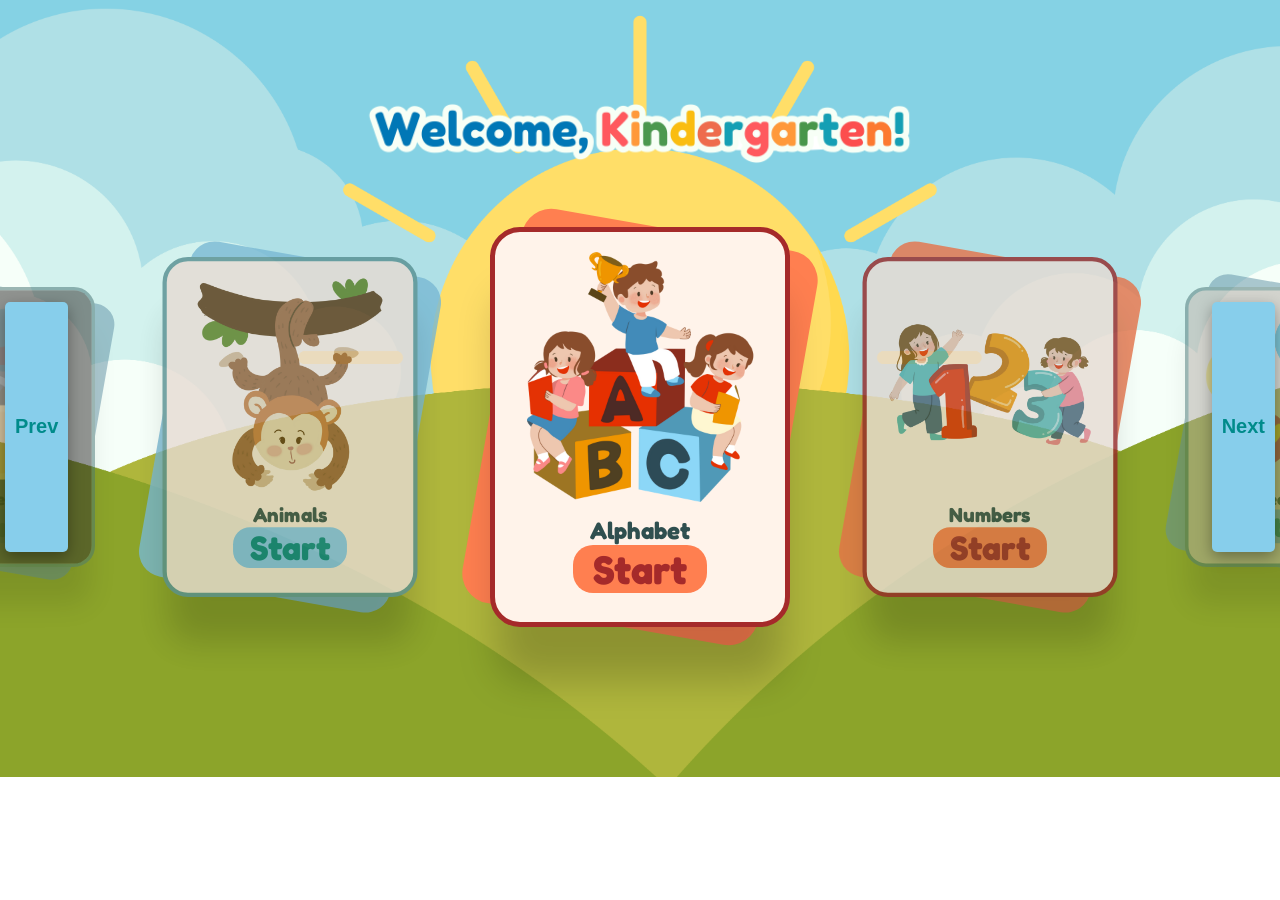
<file: index.html>
<!DOCTYPE html>
<html lang="en">
<head>
  <meta charset="UTF-8" />
  <meta name="viewport" content="width=device-width, initial-scale=1.0" />
  <title>Cubao Elementary Kindergarten</title>
  <link rel="stylesheet" href="css/homestyle.css" />
  <link rel="stylesheet" href="Shape.css" />
  <link rel="preconnect" href="https://fonts.googleapis.com">
<link rel="preconnect" href="https://fonts.gstatic.com" crossorigin>
<link href="https://fonts.googleapis.com/css2?family=Poppins:ital,wght@0,100;0,200;0,300;0,400;0,500;0,600;0,700;0,800;0,900;1,100;1,200;1,300;1,400;1,500;1,600;1,700;1,800;1,900&display=swap" rel="stylesheet">
  <link rel="preconnect" href="https://fonts.googleapis.com">
  <link rel="preconnect" href="https://fonts.gstatic.com" crossorigin>
  <link href="https://fonts.googleapis.com/css2?family=Fredoka:wght@300..700&family=Poppins:wght@100..900&family=Inter:wght@100..900&family=Montserrat:wght@100..900&family=DM+Sans:wght@100..900&family=Nunito:wght@200..1000&family=Raleway:wght@100..900&family=Work+Sans:wght@100..900&family=Roboto:wght@100..900&family=Open+Sans:wght@300..800&display=swap" rel="stylesheet">
</head>

<body style="background-image: url('images/bg.png'); background-position: center center; font-family: fredoka;">
  <div class="welcome"><img src="images/welcome.png"></div>
  
  <div class="carousel-container">
    <!-- Navigation Buttons -->
    <button id="prevBtn" class="nav-btn">Prev</button>
    
    <!-- Carousel Wrapper -->
    <div class="carousel">
      <!-- ALPHABET -->
      <div class="card-wrapper">
        <div class="shadow-card" style="background-color: coral;"></div>
        <div class="card" style="border-color: brown;">
          <div class="card-content"> 
            <div class="card-image">
              <img src="images/home-card-alphabet.png" alt="Card Image">
            </div>
            <div class="card-title">Alphabet</div>
          </div>
          <div class="start-button" style="background-color: coral; color: brown;" onclick="window.location.href='alphabet.html';">Start</div>
        </div>
      </div>
     
      <!-- NUMBERS -->
      <div class="card-wrapper">
        <div class="shadow-card" style="background-color: coral;"></div>
        <div class="card" style="border-color: brown;">
          <div class="card-content"> 
            <div class="card-image">
              <img src="images/home-card-numbers.png" alt="Card Image">
            </div>
            <div class="card-title">Numbers</div>
          </div>
          <div class="start-button" style="background-color: coral; color: brown;" onclick="window.location.href='numbers.html';">Start</div>
        </div>
      </div>
      
      <!-- FEELINGS -->
      <div class="card-wrapper">
        <div class="shadow-card"></div>
        <div class="card">
          <div class="card-content"> 
            <div class="card-image">
              <img src="images/home-card-feelings.png" alt="Card Image">
            </div>
            <div class="card-title">Feelings</div>
          </div>
          <div class="start-button" onclick="window.location.href='feelings.html';">Start</div>
        </div>
      </div>

      <!-- SHAPES (with lock) -->
      <div class="card-wrapper locked-card" data-category="shapes">
        <div class="shadow-card" style="background-color:coral;"></div>
        <div class="card" style="border-color:coral;border-color:brown;">
          <div class="lock-overlay">
            <img src="images/lock.png" alt="Locked" class="lock-icon">
          </div>
          <div class="card-content"> 
            <div class="card-image">
              <img src="images/home-card-shapes.png" alt="Card Image">
            </div>  
            <div class="card-title">Shapes</div>
          </div>
          <div class="start-button" style="background-color: coral; color: brown;">Start</div>
        </div>
      </div>

      <!-- BODY PARTS (with lock) -->
      <div class="card-wrapper locked-card" data-category="body-parts">
        <div class="shadow-card"></div>
        <div class="card">
          <div class="lock-overlay">
            <img src="images/lock.png" alt="Locked" class="lock-icon">
          </div>
          <div class="card-content"> 
            <div class="card-image">
              <img src="images/home-card-feelings.png" alt="Card Image">
            </div>
            <div class="card-title">Body Parts</div>
          </div>
          <div class="start-button">Start</div>
        </div>
      </div>

      <!-- WEATHER (with lock) -->
      <div class="card-wrapper locked-card" data-category="weather">
        <div class="shadow-card"></div>
        <div class="card">
          <div class="lock-overlay">
            <img src="images/lock.png" alt="Locked" class="lock-icon">
          </div>
          <div class="card-content"> 
            <div class="card-image">
              <img src="images/home-card-feelings.png" alt="Card Image">
            </div>
            <div class="card-title">Weather</div>
          </div>
          <div class="start-button">Start</div>
        </div>
      </div>

      <!-- FAMILY MEMBERS (with lock) -->
      <div class="card-wrapper locked-card" data-category="family">
        <div class="shadow-card"></div>
        <div class="card">
          <div class="lock-overlay">
            <img src="images/lock.png" alt="Locked" class="lock-icon">
          </div>
          <div class="card-content"> 
            <div class="card-image">
              <img src="images/home-card-feelings.png" alt="Card Image">
            </div>
            <div class="card-title">Family Members</div>
          </div>
          <div class="start-button">Start</div>
        </div>
      </div>

      <!-- ANIMALS -->
      <div class="card-wrapper">
        <div class="shadow-card"></div>
        <div class="card">
          <div class="card-content"> 
            <div class="card-image">
              <img src="images/home-card-animals.png" alt="Card Image">
            </div>
            <div class="card-title">Animals</div>
          </div>
          <div class="start-button" onclick="window.location.href='animals.html';">Start</div>
        </div>
      </div>
    </div>
    <button id="nextBtn" class="nav-btn">Next</button>
  </div>

  <!-- Pricing Modal -->
 <!-- Pricing Modal -->
<div class="pricing-modal" id="pricingModal">
  <button class="close-modal" onclick="closePricingModal()">×</button>

  <div class="pricing-container">
    
    <div class="pricing-card">
      <div class="pricing-content">
        <div class="price">₱0</div>
        <div class="plan-title">Free Plan</div>
        <div class="features">Access to limited free games.</div>
      </div>
      <button class="pricing-btn free-btn" onclick="closePricingModal()">Play Now</button>
    </div>

    <div class="pricing-card">
      <div class="pricing-content">
        <div class="price">₱150</div>
        <div class="plan-title">Monthly Plan</div>
        <div class="features">Unlimited access to all games for 1 month.</div>
      </div>
      <button class="pricing-btn buy-btn">Buy Now</button>
    </div>

    <div class="pricing-card">
      <div class="badge">Save 11% OFF!</div>
      <div class="pricing-content">
        <div class="price">₱1599</div>
        <div class="old-price">₱1800</div>
        <div class="plan-title">Annual Plan</div>
        <div class="features">Unlimited access to all games for 1 year.</div>
      </div>
      <button class="pricing-btn buy-btn">Buy Now</button>
    </div>
  </div>
</div>

  <!-- Scripts -->
  <script src="scripts/homejs.js"></script>
  <script src="Shape.js"></script>
  <script>
    // Handle locked cards
    document.addEventListener('DOMContentLoaded', function() {
      // Add click event listeners to all locked cards
      const lockedCards = document.querySelectorAll('.locked-card');
      
      lockedCards.forEach(card => {
        card.addEventListener('click', function() {
          showPricingModal();
        });
      });
    });

    // Show the pricing modal
    function showPricingModal() {
      const modal = document.getElementById('pricingModal');
      modal.style.display = 'flex';
      
      // Add an event listener to close the modal when clicking outside
      modal.addEventListener('click', function(event) {
        if (event.target === modal) {
          closePricingModal();
        }
      });
      
      // Trigger animation after a small delay to ensure display change is applied
      setTimeout(() => {
        modal.classList.add('show');
      }, 10);
    }

    // Close the pricing modal
    function closePricingModal() {
      const modal = document.getElementById('pricingModal');
      modal.classList.remove('show');
      
      // Wait for the animation to complete before hiding the modal
      setTimeout(() => {
        modal.style.display = 'none';
      }, 500);
    }

    // Original startGame function - make sure it's not triggered for locked cards
    function startGame() {
      // Check if the parent card wrapper has the locked-card class
      const cardElement = event.target.closest('.card-wrapper');
      if (!cardElement.classList.contains('locked-card')) {
        window.location.href = 'shapes.html';
      }
    }

    // Add lock functionality to the specified cards
    function setupLockedCards() {
      // Find the cards with specific categories and add lock overlay
      const targetCategories = ['Shapes', 'Body Parts', 'Weather', 'Family Members'];
      
      const cards = document.querySelectorAll('.card-wrapper');
      cards.forEach(card => {
        const titleElement = card.querySelector('.card-title');
        if (titleElement && targetCategories.includes(titleElement.textContent.trim())) {
          // Add locked-card class
          card.classList.add('locked-card');
          
          // Create and add the lock overlay
          const cardElement = card.querySelector('.card');
          const lockOverlay = document.createElement('div');
          lockOverlay.className = 'lock-overlay';
          
          const lockIcon = document.createElement('img');
          lockIcon.src = 'images/lock.png';
          lockIcon.alt = 'Locked';
          lockIcon.className = 'lock-icon';
          
          lockOverlay.appendChild(lockIcon);
          cardElement.appendChild(lockOverlay);
          
          // Disable the start button
          const startButton = card.querySelector('.start-button');
          if (startButton) {
            startButton.removeAttribute('onclick');
          }
        }
      });
    }

    // Call the setup function when the document is loaded
    document.addEventListener('DOMContentLoaded', setupLockedCards);
  </script>
</body>
</html>
</file>
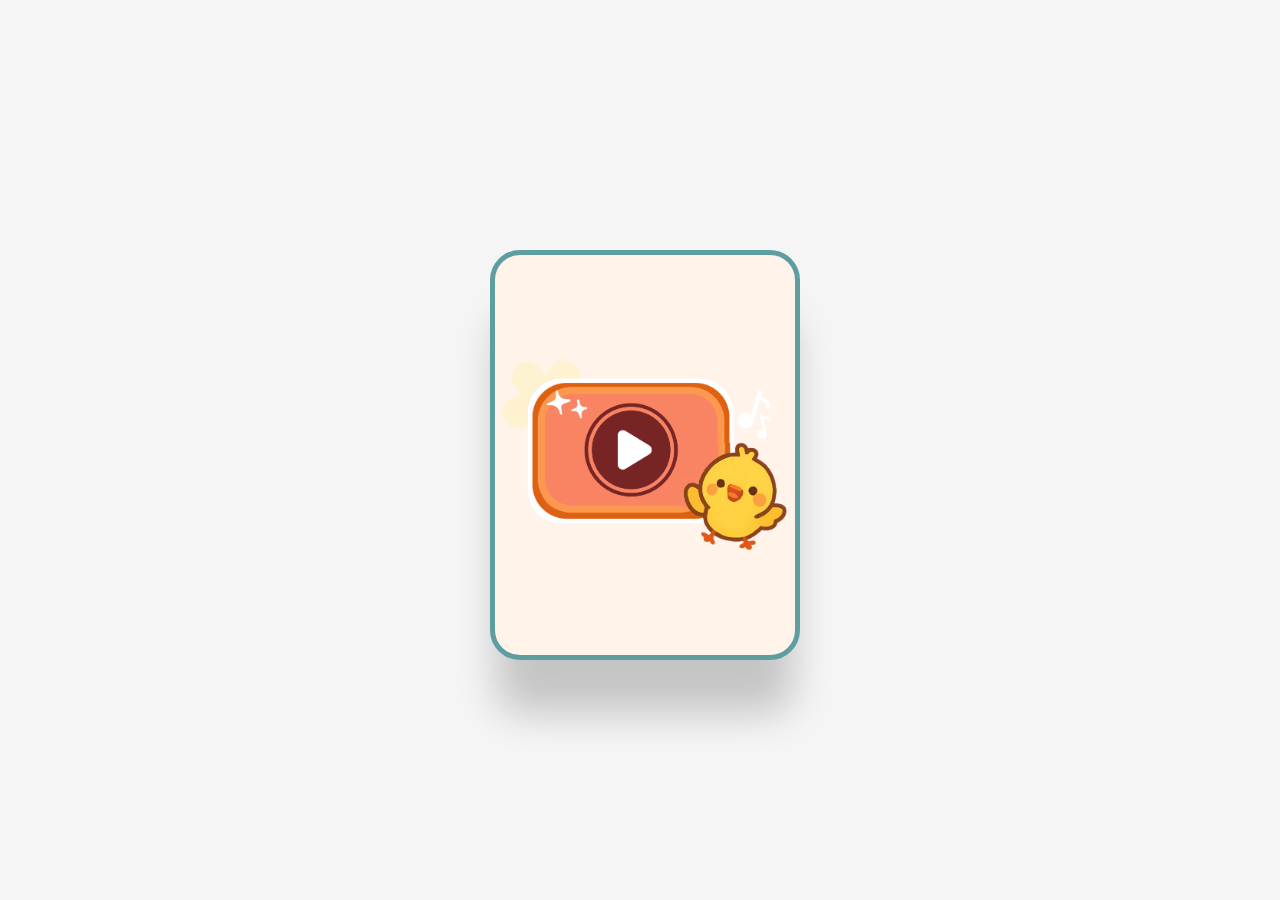
<file: test.html>
<!DOCTYPE html>
<html lang="en">
<head>
  <meta charset="UTF-8">
  <title>Sound Object with Timer and Letter Boxes</title>
  <style>
    body {
      margin: 0;
      padding: 0;
      background: #f5f5f5;
      font-family: sans-serif;
      overflow: hidden;
    }
    .container {
      position: relative;
      width: 100vw;
      height: 100vh;
    }
    /* Card styling: initially centered */
    .card-wrapper {
      position: absolute;
      width: 300px;
      height: 400px;
      left: 50%;
      top: 50%;
      transform: translate(-50%, -50%);
      transition: transform 0.5s ease;
      cursor: pointer;
      z-index: 2;
    }
    /* When moved, the card slides to the right */
    .card-wrapper.moved {
      transform: translate(calc(-50% + 200px), -50%);
    }
    .card {
      width: 100%;
      height: 100%;
      background-color: #fff3ea;
      border: 5px solid cadetblue;
      border-radius: 30px;
      display: flex;
      justify-content: center;
      align-items: center;
      box-shadow: rgba(0, 0, 0, 0.2) 0px 60px 40px -7px;
    }
    .sound-object {
      max-width: 100%;
      max-height: 100%;
    }
    /* Interaction container (letter boxes + timer) - initially hidden */
    .interaction-container {
      position: absolute;
      left: 20px;
      top: 50%;
      transform: translateY(-50%);
      opacity: 0;
      transition: opacity 0.5s ease;
      z-index: 1;
    }
    /* Letter boxes grid */
    .letter-boxes {
      position: relative;
      width: 220px; /* 2 boxes of 100px + 20px gap */
      height: 220px;
      display: grid;
      grid-template-columns: repeat(2, 100px);
      grid-template-rows: repeat(2, 100px);
      gap: 20px;
    }
    .letter-box {
      width: 100px;
      height: 100px;
      background-color: white;
      border: 5px solid;
      border-radius: 10px;
      display: flex;
      justify-content: center;
      align-items: center;
      font-size: 48px;
      font-weight: bold;
      color: black;
      transition: transform 0.3s ease;
      cursor: pointer;
    }
    .letter-box.inflated {
      transform: scale(1.2);
    }
    .letter-box.selected {
      background-color: skyblue;
      color: indigo;
    }
    /* Specific border colors */
    .red { border-color: red; }
    .blue { border-color: blue; }
    .green { border-color: green; }
    .pink { border-color: pink; }
    /* Timer styling: positioned in the center of the letter boxes grid */
    .timer-container {
      position: absolute;
      left: 50%;
      top: 50%;
      transform: translate(-50%, -50%);
      width: 110px;
      height: 110px;
      opacity: 0;
      transition: opacity 0.5s ease;
      pointer-events: none;
    }
    .background {
      position: absolute;
      width: 110px;
      height: 110px;
      border-radius: 50%;
      background: white;
    }
    .pie {
      position: absolute;
      top: 5px;
      left: 5px;
      width: 100px;
      height: 100px;
      border-radius: 50%;
      background: conic-gradient(red 0deg, red var(--angle, 360deg), transparent var(--angle, 360deg));
    }
  </style>
</head>
<body>
  <div class="container">
    <!-- Interaction container is initially hidden -->
    <div class="interaction-container" id="interactionContainer">
      <div class="letter-boxes">
        <div class="letter-box red"><span class="letter">A</span></div>
        <div class="letter-box blue"><span class="letter">B</span></div>
        <div class="letter-box green"><span class="letter">C</span></div>
        <div class="letter-box pink"><span class="letter">D</span></div>
        <!-- Timer appears centered over the letter boxes -->
        <div class="timer-container" id="timerContainer">
          <div class="background"></div>
          <div class="pie" id="pie"></div>
        </div>
      </div>
    </div>
    
    <!-- Card that is initially centered -->
    <div class="card-wrapper" id="cardWrapper">
      <div class="card">
        <img src="images/song-button.png" alt="Sound Object" class="sound-object" onclick="playSound()">
      </div>
    </div>
  </div>

  <script>
    const cardWrapper = document.getElementById('cardWrapper');
    const interactionContainer = document.getElementById('interactionContainer');
    const timerContainer = document.getElementById('timerContainer');
    const pie = document.getElementById('pie');
    const letterBoxes = document.querySelectorAll('.letter-box');
    
    let timerEnded = false; // becomes true when timer finishes
    let angle = 360;
    const duration = 10000; // Timer duration in milliseconds (10 seconds)
    const interval = 50; // update every 50ms
    const step = (360 / duration) * interval;
    let timer;
    
    // Dummy audio element (replace with actual sound if needed)
    const audioElement = new Audio('sounds/sound-duck.mp3');
    
    function playSound() {
      // Play the audio
      audioElement.play();
      // When audio finishes, move the card and show the interaction container
      audioElement.addEventListener('ended', moveCard);
    }
    
    function moveCard() {
      // Slide the card to the right
      cardWrapper.classList.add('moved');
      // Hide the card's clickability (optional)
      cardWrapper.style.pointerEvents = 'none';
      // After the card has moved (500ms delay), fade in the interaction container and start the timer
      setTimeout(() => {
        interactionContainer.style.opacity = '1';
        startTimer();
      }, 500);
    }
    
    function startTimer() {
      // Fade in the timer (it appears over the letter boxes)
      timerContainer.style.opacity = '1';
      timer = setInterval(() => {
        angle -= step;
        pie.style.setProperty('--angle', angle + 'deg');
        if (angle <= 0) {
          clearInterval(timer);
          timerEnded = true;
          disableInteractions();
        }
      }, interval);
    }
    
    function disableInteractions() {
      // Disable hover and click events on the letter boxes
      letterBoxes.forEach(box => {
        box.style.pointerEvents = 'none';
        box.classList.remove('inflated');
      });
    }
    
    // Set up hover and click events for the letter boxes
    letterBoxes.forEach(box => {
      box.addEventListener('mouseover', () => {
        if (!timerEnded) {
          box.classList.add('inflated');
        }
      });
      box.addEventListener('mouseout', () => {
        box.classList.remove('inflated');
      });
      box.addEventListener('click', () => {
        if (!timerEnded) {
          // Remove the 'selected' class from all boxes and add it to the clicked box
          letterBoxes.forEach(b => b.classList.remove('selected'));
          box.classList.add('selected');
        }
      });
    });
  </script>
</body>
</html>
</file>
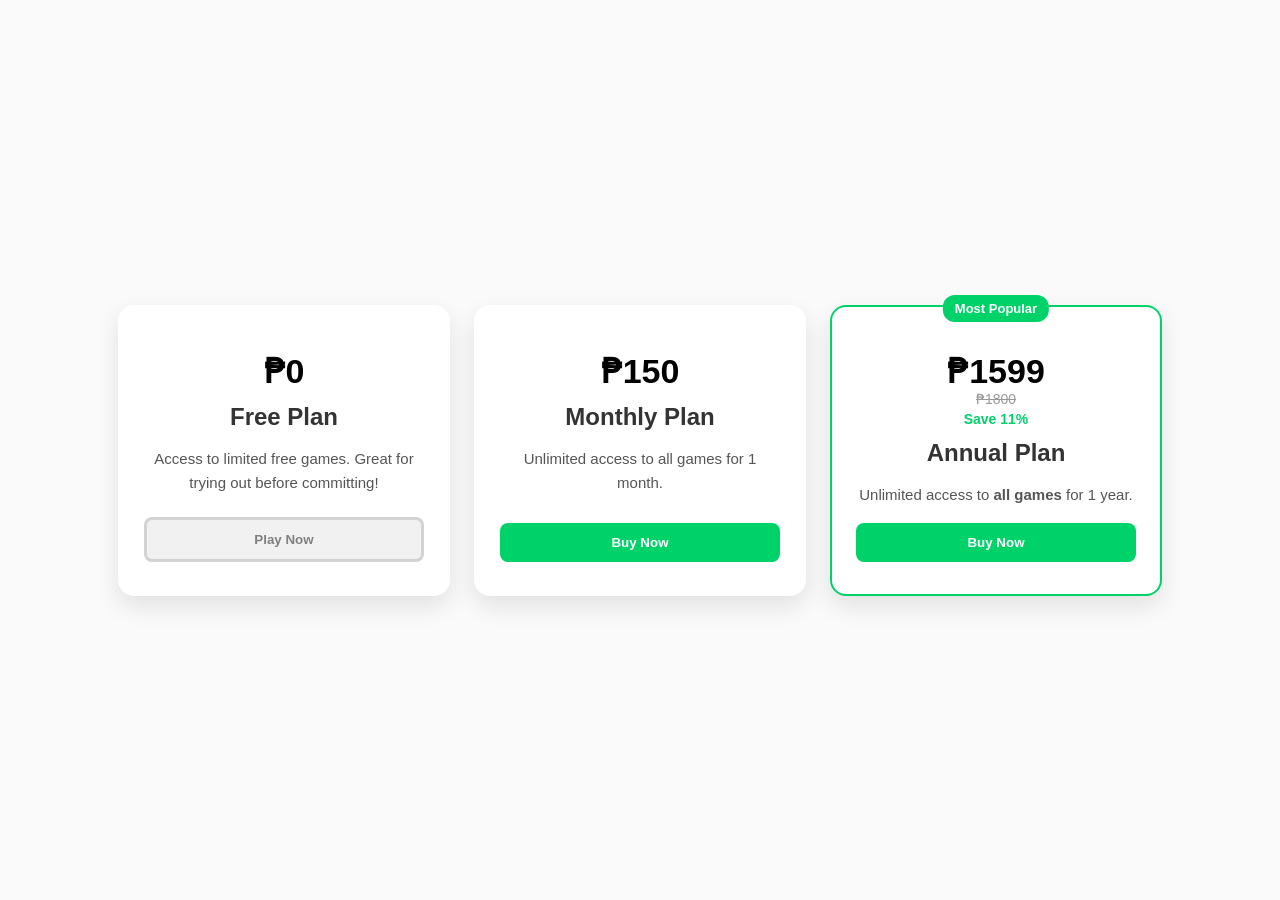
<file: testcard.html>
<!DOCTYPE html>
<html lang="en">
<head>
  <meta charset="UTF-8" />
  <meta name="viewport" content="width=device-width, initial-scale=1.0"/>
  <title>Pricing Plans</title>
  <style>
    body {
      margin: 0;
      font-family: 'Segoe UI', sans-serif;
      background-color: #fafafa;
      display: flex;
      justify-content: center;
      align-items: center;
      min-height: 100vh;
    }

    .pricing-container {
      display: flex;
      gap: 24px;
      flex-wrap: wrap;
      justify-content: center;
      padding: 40px 20px;
      max-width: 1200px;
    }

    .card {
      background: #fff;
      box-shadow: 0 10px 25px rgba(0, 0, 0, 0.1);
      border-radius: 16px;
      padding: 32px 24px;
      width: 280px;
      text-align: center;
      transition: transform 0.3s ease, box-shadow 0.3s ease;
      display: flex;
      flex-direction: column;
      justify-content: space-between;
      border: 2px solid transparent;
      position: relative;
    }

    .card:hover {
      transform: translateY(-10px);
      box-shadow: 0 12px 35px rgba(0, 0, 0, 0.15);
      border-color: #00d26a;
    }

    .badge {
      position: absolute;
      top: -12px;
      left: 50%;
      transform: translateX(-50%);
      background-color: #00d26a;
      color: white;
      padding: 6px 12px;
      border-radius: 12px;
      font-size: 13px;
      font-weight: bold;
    }

    .plan-title {
      font-size: 24px;
      font-weight: 600;
      margin-top: 12px;
      color: #333;
    }

    .features {
      font-size: 15px;
      color: #555;
      margin: 16px 0;
      line-height: 1.6;
    }

    .price {
      font-size: 34px;
      font-weight: bold;
      color: #000;
      margin-top: 12px;
    }

    .old-price {
      font-size: 14px;
      text-decoration: line-through;
      color: #999;
    }

    .highlight {
      font-size: 14px;
      color: #00d26a;
      font-weight: bold;
      margin-top: 4px;
    }

    .btn {
      padding: 12px;
      background-color: #00d26a;
      color: #fff;
      font-weight: bold;
      border: none;
      border-radius: 8px;
      cursor: pointer;
      transition: background-color 0.3s ease;
      margin-top: auto;
    }

    .btn:hover {
      background-color: #00b25d;
    }

    @media (max-width: 768px) {
      .card {
        width: 100%;
        max-width: 360px;
      }
    }
  </style>
</head>
<body>

<div class="pricing-container">

  <div class="card">
    <div class="price">₱0</div>
    <div class="plan-title">Free Plan</div>
    <div class="features">Access to limited free games. Great for trying out before committing!</div>
    <button class="btn" style = "background-color:#F1f1f1;color: gray;border:lightgray solid;">Play Now</button>
  </div>

  <div class="card">
    <div class="price">₱150</div>
    <div class="plan-title">Monthly Plan</div>
    <div class="features">Unlimited access to all games for 1 month.</div>
    <button class="btn">Buy Now</button>
  </div>

  <div class="card" style="border-color: #00d26a;">
    <div class="badge">Most Popular</div>
    <div class="price">₱1599</div>
    <div class="old-price">₱1800</div>
    <div class="highlight">Save 11%</div>
    <div class="plan-title">Annual Plan</div>
    <div class="features">Unlimited access to <strong>all games</strong> for 1 year. </div>
    <button class="btn">Buy Now</button>
  </div>

</div>

</body>
</html>
</file>
<file: css/homestyle.css>
/* Basic reset and body styling */
* {
  box-sizing: border-box;
  margin: 0;
  padding: 0;
}

body {
  background: #fafafa;
  background-repeat: no-repeat;
  justify-content: flex-start; /* Aligns content to the top */
  background-size: cover; /* cover ensures the image covers the entire area */
  font-family: "Poppins", sans-serif;
  font-weight: bold;
  overflow: hidden;
}

/* Welcome Section */
.welcome {
  text-align: center;    
  font-size: 50px;
  padding-top: 100px;
  color: coral;
  padding-bottom: 0px;
  text-shadow: 
    2px 2px 0px #fff,
    -2px -2px 0px #fff, 
    2px -2px 0px #fff,
    -2px 2px 0px #fff;
}

.welcome img {
  max-width: 550px;
}

/* Carousel Styling */
.carousel {
  position: relative;
  width: 800px; 
  height: 600px;
  margin: 0 auto; 
  perspective: 1000px;
  display: flex;
  align-items: center;
  justify-content: center;
  top: -50px;
}

.carousel-container {
  position: relative;
  width: 100%;
  overflow: hidden;
  display: flex;
  align-items: center;
  justify-content: center;
  padding: 0; /* Ensure no extra padding */
}

.nav-btn {
  cursor: pointer;
  height: 250px;
  padding: 10px 10px;
  margin: 0 5px;
  border: none;
  border-radius: 5px;
  background-color: skyblue;
  color: darkcyan;
  font-weight: bold;
  font-size: 20px;
  z-index: 10; /* Keeps buttons on top */
  box-shadow: rgba(0, 0, 0, 0.35) 0px 5px 15px;
  top: -50px;
  position: relative;
}

.nav-btn:hover {
  background-color: chartreuse;
  color: darkgreen;
}

/* Card Styling */
.card-wrapper {
  position: absolute;
  width: 300px;
  height: 400px;
  transition: transform 0.5s ease, opacity 0.5s ease, filter 0.5s ease;
  cursor: pointer;
}

.shadow-card {
  position: absolute;
  width: 100%;
  height: 100%;
  background-color: skyblue;
  border-radius: 30px;
  transform: rotate(10deg);
  z-index: -1;
}

.card {
  position: relative;
  width: 100%;
  height: 100%;
  background-color: #fff3ea;
  border: 5px solid cadetblue;
  border-radius: 30px;
  box-shadow: 0 20px 40px rgba(0, 0, 0, 0.15);
  display: flex;
  flex-direction: column;
  justify-content: space-between;
  align-items: center;
  padding: 20px;
  box-shadow: rgba(0, 0, 0, 0.2) 0px 60px 40px -7px;
}

/* Card focus states */
.card-wrapper.out-of-focus {
  filter: brightness(0.7);
  opacity: 0.5;
}

.card-wrapper.near-focus {
  filter: brightness(0.9);
  opacity: 0.8;
}

.card-wrapper.in-focus {
  filter: brightness(1);
}

.card-content {
  text-align: center;
}

.card-image {
  margin-bottom: 10px;
}

.card-image img {
  max-width: 100%;
  height: auto;
}

.card-title {
  font-size: 24px;
  color: darkslategrey;
}

.start-button {
  margin-bottom: 10px;
  background-color: lightskyblue;
  color: darkcyan;
  border-radius: 20px;
  font-weight: bold;
  cursor: pointer;
  text-align: center;
  font-size: 40px;
  padding-right: 20px;
  padding-left: 20px;
}

.start-button:hover {
  background-color: chartreuse;
  color: darkgreen;
}

/* Locked Card Styling */
.lock-overlay {
  position: absolute;
  top: 0;
  left: 0;
  width: 100%;
  height: 100%;
  background-color: rgba(0, 0, 0, 0.5);
  border-radius: 25px;
  display: flex;
  justify-content: center;
  align-items: center;
  z-index: 10;
}

.lock-icon {
  width: 150px;
}

.locked-card .start-button {
  pointer-events: none;
  opacity: 0.7;
}

/* Modal Background (darker) */
.pricing-modal {
  font-weight:normal;
  font-style:"poppins";
  display: none;
  position: fixed;
  top: 0;
  left: 0;
  width: 100%;
  height: 100%;
  background: rgba(0, 0, 0, 0.6); /* black transparent */
  backdrop-filter: blur(6px);
  z-index: 1000;
  justify-content: center;
  align-items: center;
  opacity: 0;
  transition: opacity 0.3s ease;
}

.pricing-modal.show {
  display: flex;
  opacity: 1;
}

/* Container for Cards */
.pricing-container {
  background: transparent; /* NO background */
  border-radius: 0;
  padding: 40px 30px;
  display: flex;
  flex-wrap: wrap;
  justify-content: center;
  gap: 30px;
  max-width: 100%;
  width: 90%;
  position: relative;
  animation: fadeIn 0.4s ease forwards;
}

@keyframes fadeIn {
  from { opacity: 0; transform: scale(0.95); }
  to { opacity: 1; transform: scale(1); }
}

/* Close Button */
.close-modal {
  position: absolute;
  top: 16px;
  left: 16px;
  background: #ff6b6b;
  color: white;
  border: none;
  font-size: 24px;
  border-radius: 50%;
  width: 40px;
  height: 40px;
  cursor: pointer;
  transition: background 0.3s ease;
}

.close-modal:hover {
  background: #e63946;
}

/* Pricing Cards */
.pricing-card {
  background: #ffffff;
  font-family: "Poppins";
  border-radius: 16px;
  padding: 28px 30px;
  width: 300px;
  height: auto; /* Remove fixed height to let content determine height */
  text-align: left;
  box-shadow: 0 10px 30px rgba(0, 0, 0, 0.1);
  position: relative;
  transition: transform 0.25s ease, box-shadow 0.25s ease;
}

.pricing-card:hover {
  transform: translateY(-8px);
  box-shadow: 0 14px 40px rgba(0, 0, 0, 0.4);
  border:#4caf50 solid;
}

/* Badge */
.badge {
  background: #4CAF50;
  color: white;
  font-size: 12px;
  padding: 5px 10px;
  border-radius: 18px;
  position: absolute;
  top: -10px;
  right: 20px;
  transform: none;
  box-shadow: 0 2px 5px rgba(0,0,0,0.1);
}

/* Pricing Text */
.price {
  font-size: 32px;
  font-weight: bold;
  color: #000;
  margin-bottom: 5px;
}

.plan-title {
  font-size: 24px;
  font-weight: 700;
  color: #000;
  margin-bottom: 10px;
}

.features {
  font-size: 16px;
  color: #555;
  margin-bottom: 20px;
  min-height: auto;
  line-height: 1.5;
}
.old-price {
  padding-top:-500px;
  transform: translateY(-15px);  font-size: 16px;
  color: #888;
  text-decoration: line-through;
}

.highlight {
  font-size: 14px;
  color: #4caf50;
  margin-bottom: 10px;
}



/* Buttons */
.pricing-btn {
  background: #4CAF50;
  color: white;
  border: none;
  border-radius: 8px;
  padding: 10px 20px;
  font-size: 16px;
  font-weight: 600;
  cursor: pointer;
  transition: background 0.3s ease;
  width: 100%;
  margin-top: 10px;
}

.pricing-btn:hover {
  background: #43A047;
}

.pricing-btn.free-btn {
  background: #2196F3;
}

.pricing-btn.free-btn:hover {
  background: #1E88E5;
}
</file>
<file: Shape.css>
/* General Styles */
body {
  font-family: Arial, sans-serif;
  text-align: center;
  background-color: white;
  margin: 0;
}

.game-container {
  padding-top: 50px;
  height: 100vh;
  display: flex;
  flex-direction: column;
  align-items: center;
  justify-content: center;
}

/* Shapes Container */
.shapes {
  display: flex;
  gap: 20px;
  justify-content: center;
  flex-wrap: wrap;
}

.shape {
  display: flex;
  align-items: center;
  justify-content: center;
  cursor: pointer;
  border: 3px solid black;
  font-size: 16px;
  font-weight: bold;
  color: white;
  text-transform: capitalize;
}
.shape:hover {
  transform: scale(1.2); /* Scale up on hover */
  transition: transform 0.2s; /* Smooth transition */
}
/* Actual Shape Designs */

/* Circle */
.circle {
  width: 100px;
  height: 100px;
  border-radius: 50%;
  background-color: rgb(32, 9, 240);
}

/* Square */
.square {
  width: 100px;
  height: 100px;
  background-color: lightgreen;
  
}

/* Diamond (Rotated Square) */
.diamond {
  width: 100px; /* Width of the diamond */
  height: 100px; /* Height of the diamond */
  background-color: lightcoral; /* Background color */
  clip-path: polygon(50% 0%, 100% 50%, 50% 100%, 0% 50%); /* Diamond shape */
}
/* Rectangle */
.rectangle {
  width: 150px;
  height: 75px;
  background-color: lightyellow;
}

/* Pentagon */
.pentagon {
  width: 100px;
  height: 100px;
  background-color: lightpink;
  clip-path: polygon(50% 0%, 100% 38%, 82% 100%, 18% 100%, 0% 38%);
}

/* Triangle */
.triangle {
  width: 0;
  height: 0;
  border-left: 50px solid transparent;
  border-right: 50px solid transparent;
  border-bottom: 100px solid rgb(255, 238, 3);
}

/* Heptagon */
.heptagon {
  width: 100px;
  height: 100px;
  background-color: rgb(255, 140, 0);
  clip-path: polygon(50% 0%, 86% 20%, 100% 58%, 75% 100%, 25% 100%, 0% 58%, 14% 20%);
}

/* Octagon */
.octagon {
  width: 100px;
  height: 100px;
  background-color: mediumpurple;
  clip-path: polygon(30% 0%, 70% 0%, 100% 30%, 100% 70%, 70% 100%, 30% 100%, 0% 70%, 0% 30%);
}

/* OVAL */
.OVAL {
  width: 150px;
  height: 100px;
  border-radius: 50%;
  background-color: rgb(255, 0, 208);
}


/* Heart */
.heart {
  position: relative;
  width: 100px;
  height: 90px;
  background-color: red;
  clip-path: path("M50,15 C20,-30 -30,50 50,90 C130,50 80,-30 50,15 Z");
}

.shapes {
  display: grid;
  grid-template-columns: repeat(5, 1fr); /* 5 columns */
  grid-template-rows: repeat(2, auto);  /* 2 rows */
  gap: 20px;
  justify-content: center;
  align-items: center;
}

canvas#confettiCanvas {
    position: fixed;
    top: 0;
    left: 0;
    width: 100%;
    height: 100%;
    pointer-events: none; /* Allow clicks to pass through */
}
.back-button {
  width: 120px; /* Increase width */
  height: 50px; /* Increase height */
  font-size: 20px; /* Increase font size */
  padding: 10px; /* Add padding for better spacing */
  position: absolute;
  top: 20px;
  left: 20px;
  cursor: pointer;
  z-index: 10;
  background-color: coral; /* Change to your desired color */
  color: brown; /* Text color */
  border: none; /* Remove border */
  border-radius: 5px; /* Rounded corners */
}

.back-button:hover {
  background-color: darkorange; /* Darker shade on hover */
}

.task {
  font-size: 36px; /* Increase font size */
  font-weight: bold; /* Make it bold */
  color: #333; /* Change color if needed */
  margin-bottom: 20px; /* Add some space below the heading */
  text-shadow: 1px 1px 2px rgba(0, 0, 0, 0.5); /* Optional: Add a shadow for better visibility */
}

#result {
  font-size: 24px; /* Increase font size */
  font-weight: bold; /* Make it bold */
  margin-top: 20px; /* Add some space above the result */
  transition: color 0.3s ease; /* Smooth transition for color change */
}


.sun {
    position: absolute;
    top: 20px; /* Adjust the vertical position */
    left: -100px; /* Start off-screen */
    width: 100px; /* Width of the sun */
    height: 100px; /* Height of the sun */
    background-color: yellow; /* Sun color */
    border-radius: 50%; /* Make it circular */
    box-shadow: 0 0 20px rgba(255, 255, 0, 0.5); /* Glow effect */
    animation: moveSun 10s linear infinite; /* Animation */
}

@keyframes moveSun {
    0% {
        left: -100px; /* Start off-screen */
    }
    50% {
        left: calc(100% - 100px); /* Move to the right */
    }
    100% {
        left: -100px; /* Move back off-screen */
    }
}

.sun {
  position: absolute;
  top: 20px; /* Adjust the vertical position */
  left: -100px; /* Start off-screen */
  width: 100px; /* Width of the sun */
  height: 100px; /* Height of the sun */
  background-color: yellow; /* Sun color */
  border-radius: 50%; /* Make it circular */
  box-shadow: 0 0 20px rgba(255, 255, 0, 0.5); /* Glow effect */
  animation: moveSun 10s linear infinite; /* Animation */
}

@keyframes moveSun {
  0% {
      left: -100px; /* Start off-screen */
  }
  50% {
      left: calc(100% - 100px); /* Move to the right */
  }
  100% {
      left: -100px; /* Move back off-screen */
  }
}

.sun::before {
  content: '';
  position: absolute;
  top: 30px; /* Adjust for smiley eyes */
  left: 20px; /* Adjust for smiley eyes */
  width: 10px; /* Eye width */
  height: 10px; /* Eye height */
  background-color: black; /* Eye color */
  border-radius: 50%; /* Make it circular */
}

.sun::after {
  content: '';
  position: absolute;
  top: 30px; /* Adjust for smiley eyes */
  left: 70px; /* Adjust for smiley eyes */
  width: 10px; /* Eye width */
  height: 10px; /* Eye height */
  background-color: black; /* Eye color */
  border-radius: 50%; /* Make it circular */
}

.sun .smile {
  position: absolute;
  top: 50px; /* Adjust for smile */
  left: 20px; /* Center the smile */
  width: 60px; /* Width of the smile */
  height: 30px; /* Height of the smile */
  border: 5px solid black; /* Smile color */
  border-top-left-radius: 30px; /* Round the left side */
  border-top-right-radius: 30px; /* Round the right side */
  transform: rotate(0deg); /* Keep the smile upright */
  background: transparent; /* Make the background transparent */
  border-top: none; /* Remove the top border to create a smile */
}

.sun .smile {
  position: absolute;
  top: 50px; /* Adjust for smile */
  left: 20px; /* Center the smile */
  width: 60px; /* Width of the smile */
  height: 30px; /* Height of the smile */
  border: 5px solid black; /* Smile color */
  border-top-left-radius: 30px; /* Round the left side */
  border-top-right-radius: 30px; /* Round the right side */
  transform: rotate(540deg); /* Keep the smile upright */
  background: transparent; /* Make the background transparent */
  border-top: none; /* Remove the top border to create a smile */
}
</file>
